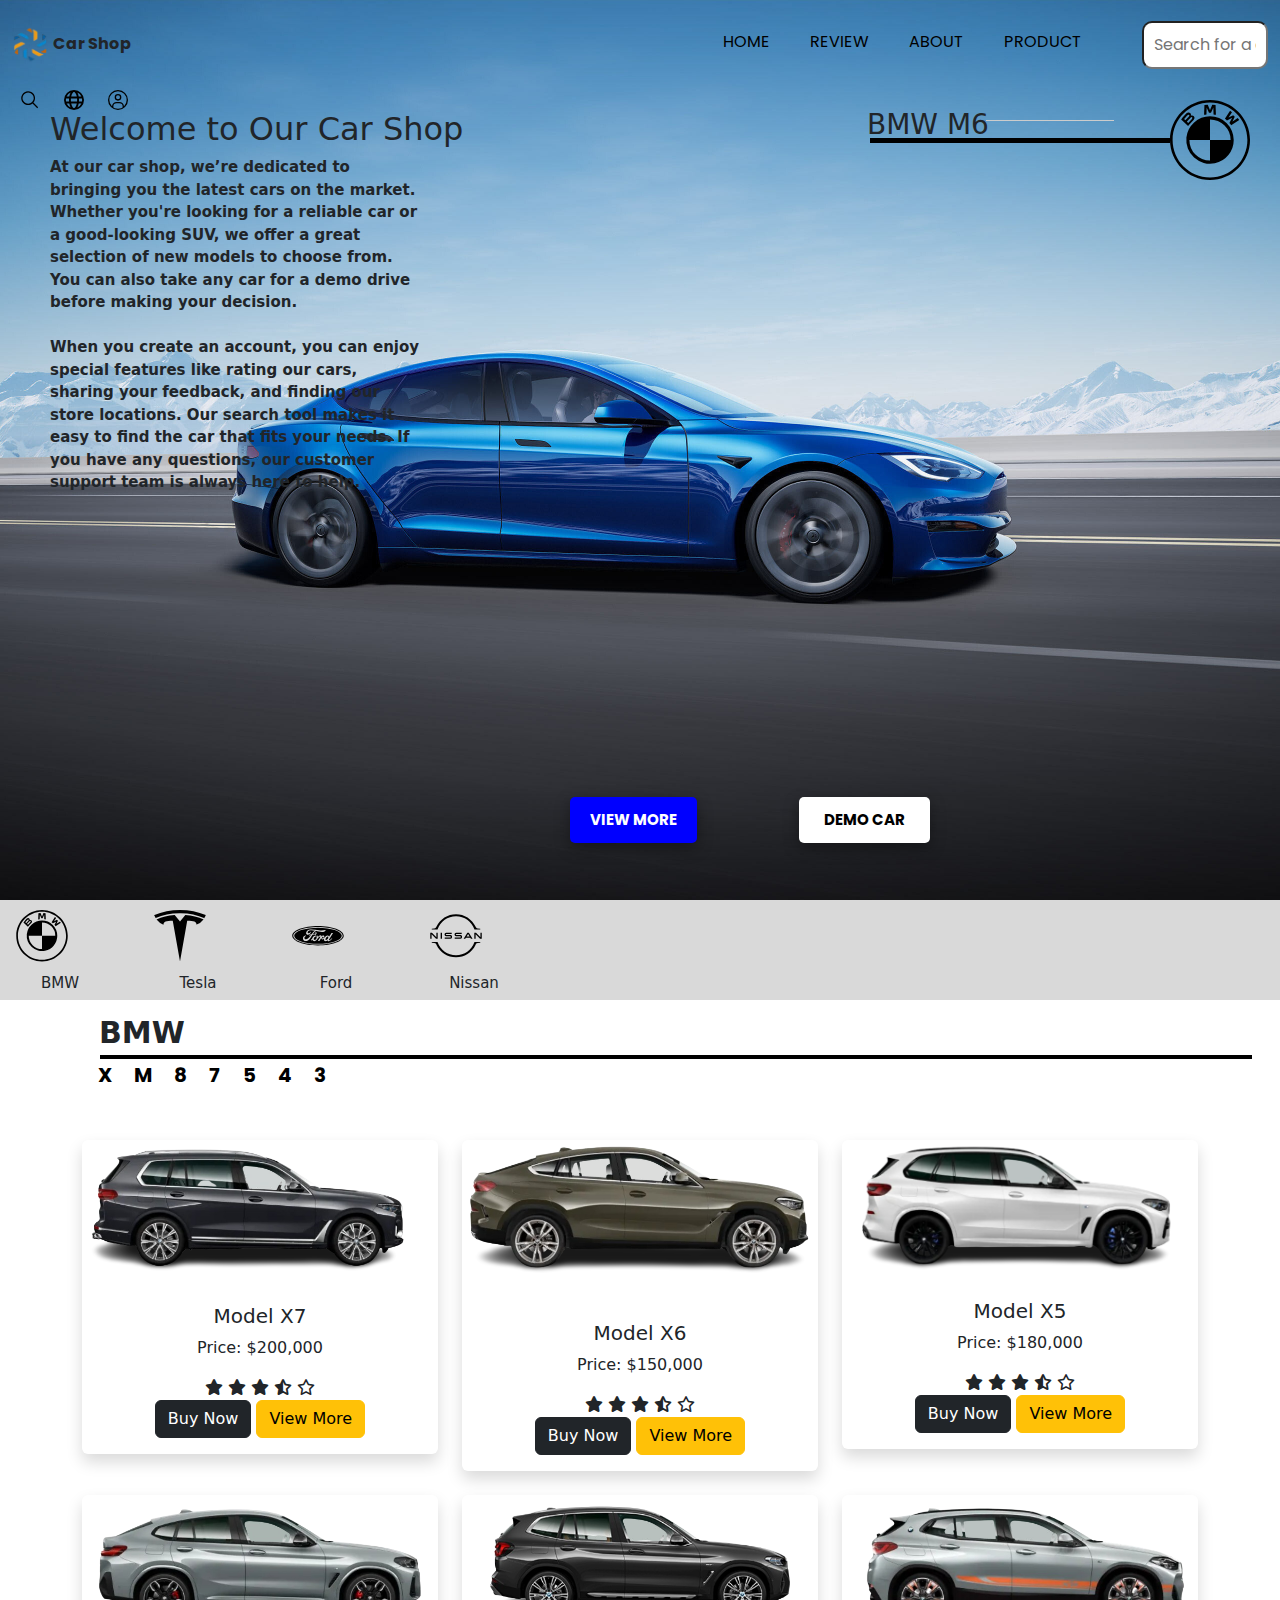
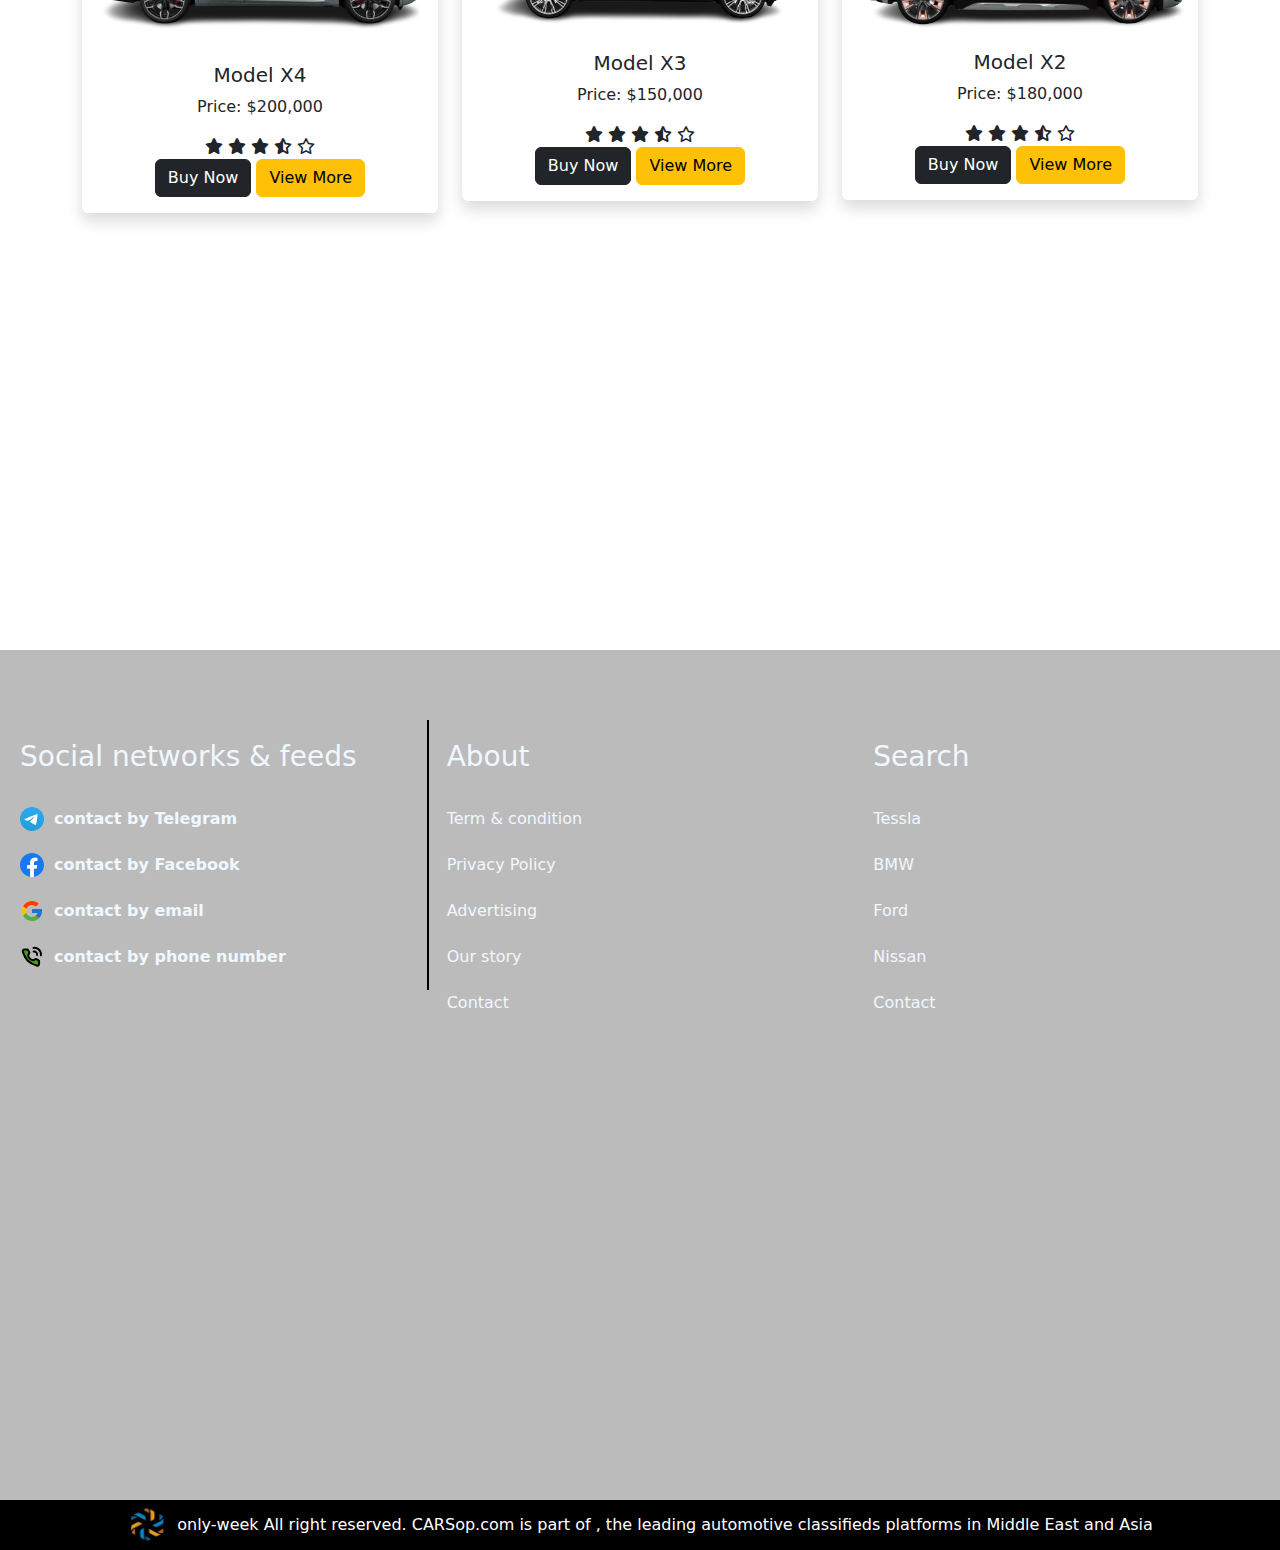
<file: PROJECTPARTICUM_1/index.html>
<!DOCTYPE html>
<html lang="en">

<head>
    <meta charset="UTF-8">
    <meta name="viewport" content="width=device-width, initial-scale=1.0">
    <title>www.carshop.com</title>
    <link href="https://cdn.jsdelivr.net/npm/bootstrap@5.3.3/dist/css/bootstrap.min.css" rel="stylesheet"
        integrity="sha384-QWTKZyjpPEjISv5WaRU9OFeRpok6YctnYmDr5pNlyT2bRjXh0JMhjY6hW+ALEwIH" crossorigin="anonymous">
    <link rel="stylesheet" href="asset/css/style.css">
    <link rel="stylesheet" href="https://cdnjs.cloudflare.com/ajax/libs/font-awesome/6.0.0-beta3/css/all.min.css">
    <style>
        #search-container {
            position: relative;
            width: 100%;
            max-width: 400px;
        }

        #search-input {
            width: 10%;
            padding: 10px;
            font-size: 16px;
            border-radius: 10px;
            box-sizing: border-box;
        }

        #search-results {
            position: absolute;
            top: 100%;
            /* Position the results directly below the input */
            left: 77%;
            width: 10%;
            /* Ensure the results take the full width of the container */
            list-style-type: none;
            padding: 0;
            margin: 0;
            max-height: 200px;
            overflow-y: auto;
            border: 1px solid #ccc;
            border-top: none;
            background-color: white;
            /* Make sure it has a background */
            z-index: 1000;
            /* Ensure it stays above other content */
        }

        #search-results li {
            padding: 10px;
            border-bottom: 1px solid #ccc;
            cursor: pointer;
        }

        #search-results li:hover {
            background-color: #f0f0f0;
        }
    </style>


</head>

<body>
    <nav>
        <div class="navbar">
            <div class="loGo">
                <img src="asset/image/photo_2024-09-06_14-17-58-removebg-preview.png" alt="image">
                <span>Car Shop</span>
            </div>
            <div class="list_nav">
                <ul>
                    <li><a href="index.html">HOME</a></li>
                    <li><a href="demo_car.html">REVIEW</a></li>
                    <li><a href="About.htm">ABOUT</a></li>
                    <li><a href="index.html">PRODUCT</a></li>
                </ul>
            </div>
            <input type="text" id="search-input" placeholder="Search for a car..." onkeyup="searchCars()" />
            <ul id="search-results"></ul>


            <div class="icon">
                <svg class="icon-search" xmlns="http://www.w3.org/2000/svg" width="1.25em" height="1.25em"
                    viewBox="0 0 32 32">
                    <path fill="black"
                        d="m29 27.586l-7.552-7.552a11.018 11.018 0 1 0-1.414 1.414L27.586 29ZM4 13a9 9 0 1 1 9 9a9.01 9.01 0 0 1-9-9" />
                </svg>
                <svg class="icon-dir" xmlns="http://www.w3.org/2000/svg" width="1.25em" height="1.25em"
                    viewBox="0 0 16 16">
                    <path fill="black" fill-rule="evenodd"
                        d="M8 14.5c.23 0 .843-.226 1.487-1.514c.306-.612.563-1.37.742-2.236H5.771c.179.866.436 1.624.742 2.236C7.157 14.274 7.77 14.5 8 14.5M5.554 9.25a14.4 14.4 0 0 1 0-2.5h4.892a14.5 14.5 0 0 1 0 2.5zm6.203 1.5c-.224 1.224-.593 2.308-1.066 3.168a6.53 6.53 0 0 0 3.2-3.168zm2.623-1.5h-2.43a16 16 0 0 0 0-2.5h2.429a6.5 6.5 0 0 1 0 2.5Zm-10.331 0H1.62a6.5 6.5 0 0 1 0-2.5h2.43a16 16 0 0 0 0 2.5Zm-1.94 1.5h2.134c.224 1.224.593 2.308 1.066 3.168a6.53 6.53 0 0 1-3.2-3.168m3.662-5.5h4.458c-.179-.866-.436-1.624-.742-2.236C8.843 1.726 8.23 1.5 8 1.5s-.843.226-1.487 1.514c-.306.612-.563 1.37-.742 2.236m5.986 0h2.134a6.53 6.53 0 0 0-3.2-3.168c.473.86.842 1.944 1.066 3.168M5.31 2.082c-.473.86-.842 1.944-1.066 3.168H2.109a6.53 6.53 0 0 1 3.2-3.168ZM8 0a8 8 0 1 1 0 16A8 8 0 0 1 8 0"
                        clip-rule="evenodd" />
                </svg>
                <svg class="icon-user" xmlns="http://www.w3.org/2000/svg" width="1.25em" height="1.25em"
                    viewBox="0 0 15 15">
                    <path fill="black"
                        d="M3 13v.5h1V13zm8 0v.5h1V13zm-7 0v-.5H3v.5zm2.5-3h2V9h-2zm4.5 2.5v.5h1v-.5zM8.5 10a2.5 2.5 0 0 1 2.5 2.5h1A3.5 3.5 0 0 0 8.5 9zM4 12.5A2.5 2.5 0 0 1 6.5 10V9A3.5 3.5 0 0 0 3 12.5zM7.5 3A2.5 2.5 0 0 0 5 5.5h1A1.5 1.5 0 0 1 7.5 4zM10 5.5A2.5 2.5 0 0 0 7.5 3v1A1.5 1.5 0 0 1 9 5.5zM7.5 8A2.5 2.5 0 0 0 10 5.5H9A1.5 1.5 0 0 1 7.5 7zm0-1A1.5 1.5 0 0 1 6 5.5H5A2.5 2.5 0 0 0 7.5 8zm0 7A6.5 6.5 0 0 1 1 7.5H0A7.5 7.5 0 0 0 7.5 15zM14 7.5A6.5 6.5 0 0 1 7.5 14v1A7.5 7.5 0 0 0 15 7.5zM7.5 1A6.5 6.5 0 0 1 14 7.5h1A7.5 7.5 0 0 0 7.5 0zm0-1A7.5 7.5 0 0 0 0 7.5h1A6.5 6.5 0 0 1 7.5 1z" />
                </svg>

            </div>
        </div>
    </nav>
    <section class="contain">
        <img src="asset/image/modelsmodelsrightsideview.jpg" alt="image">
        <div class="btn-list">
            <button class="btn-vmore">VIEW MORE</button>

            <a href="demo_car.html"><button class="btn-Demo">DEMO CAR</button></a>
        </div>
        <div class="icon-type">
            <h3>BMW M6</h3>
            <div class="line"></div>
            <svg xmlns="http://www.w3.org/2000/svg" width="5em" height="5em" viewBox="0 0 24 24">
                <path fill="black"
                    d="M12 0C5.373 0 0 5.373 0 12s5.373 12 12 12s12-5.373 12-12S18.627 0 12 0m0 .78C18.196.78 23.219 5.803 23.219 12c0 6.196-5.022 11.219-11.219 11.219S.781 18.196.781 12S5.804.78 12 .78m-.678.63q-.494.022-.992.078l-.107 2.944a10 10 0 0 1 .71-.094l.07-1.988l-.013-.137l.043.13l.664 1.489h.606l.664-1.488l.04-.131l-.01.137l.07 1.988c.232.022.473.054.71.094l-.109-2.944a15 15 0 0 0-.992-.078l-.653 1.625l-.023.12l-.023-.12zm6.696 1.824l-1.543 2.428c.195.15.452.371.617.522l1.453-.754l.092-.069l-.069.094l-.752 1.453c.163.175.398.458.53.63l2.43-1.544a16 16 0 0 0-.46-.568L18.777 6.44l-.105.092l.078-.115l.68-1.356l-.48-.48l-1.356.68l-.115.078l.091-.106l1.018-1.539c-.18-.152-.351-.291-.57-.46M5.5 3.785c-.36.037-.638.283-1.393 1.125a19 19 0 0 0-.757.914l2.074 1.967c.687-.76.966-1.042 1.508-1.613c.383-.405.6-.87.216-1.317c-.208-.242-.558-.295-.85-.175l-.028.01l.01-.026a.7.7 0 0 0-.243-.734a.72.72 0 0 0-.537-.15zm.006.615c.136-.037.277.06.308.2c.032.14-.056.272-.154.382c-.22.25-1.031 1.098-1.031 1.098l-.402-.383c.417-.51.861-.974 1.062-1.158a.55.55 0 0 1 .217-.139M12 4.883a7.114 7.114 0 0 0-7.08 6.388v.002a7.122 7.122 0 0 0 8.516 7.697a7.11 7.11 0 0 0 5.68-6.97A7.12 7.12 0 0 0 12 4.885zm-5.537.242q.072-.001.14.043c.088.059.128.16.106.26c-.026.119-.125.231-.205.318l-1.045 1.12l-.42-.4s.787-.832 1.045-1.099c.102-.106.168-.17.238-.205a.3.3 0 0 1 .14-.037zM12 5.818A6.175 6.175 0 0 1 18.182 12H12v6.182A6.175 6.175 0 0 1 5.818 12H12z" />
            </svg>
        </div>

        <div class="box-text">
            <h2>Welcome to Our Car Shop</h2>
            <div class="text-de">
                <p>At our car shop, we’re dedicated to bringing you the latest cars on the market. Whether you're
                    looking for a reliable car or a good-looking SUV, we offer a great selection of new models to choose
                    from. You can also take any car for a demo drive before making your decision.
                    <br>
                    <br>
                    When you create an account, you can enjoy special features like rating our cars, sharing your
                    feedback, and finding our store locations. Our search tool makes it easy to find the car that fits
                    your needs. If you have any questions, our customer support team is always here to help.

                </p>
            </div>
        </div>
    </section>
    <section class="contain-2">
        <div class="typcar-logo">
            <div class="type-bmw">
                <svg xmlns="http://www.w3.org/2000/svg" width="4em" height="4em" viewBox="0 0 24 24">
                    <path fill="black"
                        d="M12 0C5.373 0 0 5.373 0 12s5.373 12 12 12s12-5.373 12-12S18.627 0 12 0m0 .78C18.196.78 23.219 5.803 23.219 12c0 6.196-5.022 11.219-11.219 11.219S.781 18.196.781 12S5.804.78 12 .78m-.678.63q-.494.022-.992.078l-.107 2.944a10 10 0 0 1 .71-.094l.07-1.988l-.013-.137l.043.13l.664 1.489h.606l.664-1.488l.04-.131l-.01.137l.07 1.988c.232.022.473.054.71.094l-.109-2.944a15 15 0 0 0-.992-.078l-.653 1.625l-.023.12l-.023-.12zm6.696 1.824l-1.543 2.428c.195.15.452.371.617.522l1.453-.754l.092-.069l-.069.094l-.752 1.453c.163.175.398.458.53.63l2.43-1.544a16 16 0 0 0-.46-.568L18.777 6.44l-.105.092l.078-.115l.68-1.356l-.48-.48l-1.356.68l-.115.078l.091-.106l1.018-1.539c-.18-.152-.351-.291-.57-.46M5.5 3.785c-.36.037-.638.283-1.393 1.125a19 19 0 0 0-.757.914l2.074 1.967c.687-.76.966-1.042 1.508-1.613c.383-.405.6-.87.216-1.317c-.208-.242-.558-.295-.85-.175l-.028.01l.01-.026a.7.7 0 0 0-.243-.734a.72.72 0 0 0-.537-.15zm.006.615c.136-.037.277.06.308.2c.032.14-.056.272-.154.382c-.22.25-1.031 1.098-1.031 1.098l-.402-.383c.417-.51.861-.974 1.062-1.158a.55.55 0 0 1 .217-.139M12 4.883a7.114 7.114 0 0 0-7.08 6.388v.002a7.122 7.122 0 0 0 8.516 7.697a7.11 7.11 0 0 0 5.68-6.97A7.12 7.12 0 0 0 12 4.885zm-5.537.242q.072-.001.14.043c.088.059.128.16.106.26c-.026.119-.125.231-.205.318l-1.045 1.12l-.42-.4s.787-.832 1.045-1.099c.102-.106.168-.17.238-.205a.3.3 0 0 1 .14-.037zM12 5.818A6.175 6.175 0 0 1 18.182 12H12v6.182A6.175 6.175 0 0 1 5.818 12H12z" />
                </svg>
                <p>BMW</p>
            </div>
            <div class="type-bmw">
                <svg xmlns="http://www.w3.org/2000/svg" width="4em" height="4em" viewBox="0 0 24 24">
                    <path fill="black"
                        d="m12 5.362l2.475-3.026c3.101.169 5.989.908 8.619 2.115l-.147-.061a7.55 7.55 0 0 1-3.18 2.42l-.051.018c-.146-1.439-1.154-1.79-4.354-1.79L12.001 24L8.62 5.034c-3.18 0-4.188.354-4.335 1.792a7.53 7.53 0 0 1-3.216-2.409L1.056 4.4c2.481-1.148 5.369-1.889 8.409-2.057l.061-.003zm0-3.9c.107-.002.233-.002.359-.002c3.967 0 7.738.84 11.144 2.352l-.175-.069a9 9 0 0 0 .65-1.331L24 2.349C20.449.886 16.329.026 12.01.001H12A32.6 32.6 0 0 0-.218 2.429L0 2.35c.224.555.449 1.015.703 1.458L.672 3.75C3.91 2.302 7.689 1.459 11.666 1.459l.352.002z" />
                </svg>
                <p>Tesla</p>
            </div>
            <div class="type-bmw">
                <svg xmlns="http://www.w3.org/2000/svg" width="4em" height="4em" viewBox="0 0 24 24">
                    <path fill="black"
                        d="M12 8.236C5.872 8.236.905 9.93.905 12.002S5.872 15.767 12 15.767c6.127 0 11.094-1.693 11.094-3.765S18.127 8.236 12 8.236m-5.698 6.24c-.656.005-1.233-.4-1.3-1.101a1.42 1.42 0 0 1 .294-1.02c.195-.254.525-.465.804-.517c.09-.017.213-.006.264.054c.079.093.056.194-.023.234c-.213.109-.47.295-.597.55a.68.68 0 0 0 .034.696c.263.397.997.408 1.679-.225c.169-.156.32-.304.473-.48c.3-.344.4-.47.8-1.024q.007-.01.004-.018q-.004-.01-.02-.01c-.267.007-.5.087-.725.255c-.065.048-.159.041-.2-.021c-.046-.07-.013-.163.062-.215c.363-.253.76-.298 1.166-.367c0 0 .028.002.051-.03c.167-.213.292-.405.47-.621c.178-.22.41-.42.586-.572c.246-.212.404-.283.564-.37c.043-.022-.005-.049-.018-.049c-.896-.168-1.827-.386-2.717-.056c-.616.23-.887.718-.757 1.045c.093.231.397.27.683.13a1.55 1.55 0 0 0 .611-.544c.087-.134.27-.038.171.195c-.26.611-.757 1.097-1.363 1.118c-.516.016-.849-.363-.848-.831c.002-.924 1.03-1.532 2.11-1.622c1.301-.108 2.533.239 3.825.395c.989.12 1.938.123 2.932-.106c.118-.025.2.05.193.168c-.01.172-.143.337-.47.516c-.373.204-.763.266-1.17.27c-.984.008-1.901-.376-2.85-.582c.002.041.012.091-.023.117c-.525.388-1 .782-1.318 1.334c-.011.013-.005.025.013.024c.277-.015.525-.022.783-.042c.045-.004.047-.015.043-.048a.64.64 0 0 1 .2-.558c.172-.153.387-.17.53-.06c.16.126.147.353.058.523a.63.63 0 0 1-.382.31s-.03.006-.026.034c.006.043.2.151.217.18c.017.027.008.07-.021.102a.12.12 0 0 1-.095.045c-.033 0-.053-.012-.096-.035a.9.9 0 0 1-.27-.217c-.024-.031-.037-.032-.099-.029c-.279.017-.714.059-1.009.096c-.071.008-.082.022-.096.047c-.47.775-.972 1.61-1.523 2.17c-.592.6-1.083.758-1.604.762M19.05 10.71c-.091.158-1.849 2.834-1.96 3.11c-.035.088-.04.155-.004.204c.092.124.297.051.425-.038c.381-.262.645-.58.937-.858c.017-.013.046-.018.065 0c.043.04.106.091.15.137a.04.04 0 0 1 .002.057a6 6 0 0 1-.904.911c-.47.364-.939.457-1.172.224a.5.5 0 0 1-.14-.316c-.002-.057-.031-.06-.058-.034c-.278.275-.76.579-1.198.362c-.366-.18-.451-.618-.383-.986c.001-.008-.006-.06-.051-.03a1.3 1.3 0 0 1-.3.162a.85.85 0 0 1-.366.077a.52.52 0 0 1-.451-.253a.76.76 0 0 1-.095-.347c-.001-.011-.017-.032-.033-.005c-.3.457-.579.899-.875 1.363c-.016.022-.03.036-.06.037l-.587.001c-.036 0-.053-.028-.034-.063c.104-.2.674-1.03 1.06-1.736c.107-.194.085-.294.019-.337c-.083-.054-.248.027-.387.133c-.379.287-.697.735-.859.935c-.095.117-.185.291-.433.56c-.391.425-.91.669-1.408.5a.85.85 0 0 1-.546-.58c-.015-.052-.044-.066-.073-.032c-.08.1-.245.249-.383.342c-.015.011-.052.033-.084.017a1 1 0 0 1-.152-.199a.07.07 0 0 1 .016-.08c.197-.173.305-.271.391-.38c.064-.08.113-.17.17-.315c.12-.302.393-.866.938-1.158a1.8 1.8 0 0 1 .652-.219c.1-.01.183.002.213.08c.011.033.039.105.056.158c.011.032.003.057-.035.071c-.32.122-.643.311-.865.61c-.253.338-.321.746-.152.98c.123.17.322.2.514.139c.29-.092.538-.363.666-.663c.138-.329.16-.717.058-1.059c-.016-.059-.001-.104.037-.136c.077-.063.184-.112.215-.128a.14.14 0 0 1 .182.045c.106.157.163.378.17.607c.006.049.026.05.05.025c.19-.202.366-.418.568-.58c.185-.147.422-.267.643-.262c.286.006.428.2.419.546c-.001.044.03.04.051.011a1.2 1.2 0 0 1 .24-.264q.296-.244.611-.222c.26.02.468.257.425.527a.53.53 0 0 1-.281.406a.36.36 0 0 1-.405-.044a.34.34 0 0 1-.096-.322c.005-.025-.027-.048-.054-.02c-.254.264-.273.606-.107.76c.183.17.458.056.658-.075c.366-.239.65-.563.979-.813c.218-.166.467-.314.746-.351a.87.87 0 0 1 .454.052c.2.081.326.25.342.396c.004.043.036.048.063.01c.158-.246 1.005-1.517 1.075-1.65c.02-.041.044-.047.089-.047h.606c.035 0 .051.02.036.047m-2.32 2.204a.05.05 0 0 0-.003.04c.003.02.03.04.056.05c.01.003.015.01.004.032c-.075.16-.143.252-.237.391a1.5 1.5 0 0 1-.3.325c-.178.147-.424.307-.628.2c-.09-.047-.13-.174-.127-.276c.004-.288.132-.584.369-.875c.288-.355.607-.539.816-.438c.216.103.148.354.05.55zm-5.949-1.881a.4.4 0 0 1 .132-.345c.057-.05.133-.062.18-.022c.052.045.027.157-.026.234a.43.43 0 0 1-.245.177c-.018.004-.034-.004-.041-.044M12 7.5C5.34 7.5 0 9.497 0 12c0 2.488 5.383 4.5 12 4.5s12-2.02 12-4.5s-5.383-4.5-12-4.5m0 8.608C5.649 16.108.5 14.27.5 12.002C.5 9.733 5.65 7.895 12 7.895s11.498 1.838 11.498 4.107c0 2.268-5.148 4.106-11.498 4.106" />
                </svg>
                <p>Ford</p>
            </div>
            <div class="type-bmw">
                <svg xmlns="http://www.w3.org/2000/svg" width="4em" height="4em" viewBox="0 0 24 24">
                    <path fill="black"
                        d="m20.576 14.955l-.01.028c-1.247 3.643-4.685 6.086-8.561 6.086s-7.32-2.448-8.562-6.09l-.01-.029H.71v.329l1.133.133c.7.08.847.39 1.038.78l.048.096c1.638 3.495 5.204 5.752 9.08 5.752s7.443-2.257 9.081-5.747l.048-.095c.19-.39.338-.7 1.038-.781l1.134-.134v-.328zM3.443 9.012c1.247-3.643 4.686-6.09 8.562-6.09s7.319 2.447 8.562 6.09l.01.028h2.728v-.328l-1.134-.133c-.7-.081-.847-.39-1.038-.781l-.047-.096C19.448 4.217 15.88 1.96 12.005 1.96c-3.881 0-7.443 2.257-9.081 5.752l-.048.095c-.19.39-.338.7-1.038.781l-1.133.133v.329h2.724zm13.862 1.586l-1.743 2.795h.752l.31-.5h2.033l.31.5h.747l-1.743-2.795zm1.033 1.766h-1.395l.7-1.124zm2.81-1.066l2.071 2.095H24v-2.795h-.614v2.085l-2.062-2.085h-.795v2.795h.619zM0 13.393h.619v-2.095l2.076 2.095h.781v-2.795h-.619v2.085L.795 10.598H0zm4.843-2.795h.619v2.795h-.62zm4.486 2.204c-.02.005-.096.005-.124.005H6.743v.572h2.5c.019 0 .167 0 .195-.005c.51-.048.743-.472.743-.843c0-.381-.243-.79-.705-.833c-.09-.01-.166-.01-.2-.01H7.643a1 1 0 0 1-.181-.014c-.129-.034-.176-.148-.176-.243c0-.086.047-.2.18-.238a.7.7 0 0 1 .172-.014h2.357v-.562H7.6c-.1 0-.176.004-.238.014a.79.79 0 0 0-.695.805c0 .343.214.743.685.81c.086.009.205.009.258.009H9.2c.029 0 .1 0 .114.005c.181.023.243.157.243.276a.26.26 0 0 1-.228.266m4.657 0c-.02.005-.096.005-.129.005H11.4v.572h2.5c.019 0 .167 0 .195-.005c.51-.048.743-.472.743-.843c0-.381-.243-.79-.705-.833c-.09-.01-.166-.01-.2-.01H12.3a1 1 0 0 1-.181-.014c-.129-.034-.176-.148-.176-.243c0-.086.047-.2.18-.238a.7.7 0 0 1 .172-.014h2.357v-.562h-2.395c-.1 0-.176.004-.238.014a.79.79 0 0 0-.695.805c0 .343.214.743.686.81c.085.009.204.009.257.009h1.59c.029 0 .1 0 .114.005c.181.023.243.157.243.276a.27.27 0 0 1-.228.266" />
                </svg>
                <p>Nissan</p>
            </div>
        </div>
        <div class="card-menu">
            <div class="type-menu">
                <p>BMW</p>
                <div class="line2"></div>
                <div class="small_model">
                    <ul>
                        <li><a href="#">X</a></li>
                        <li><a href="#">M</a></li>
                        <li><a href="#">8</a></li>
                        <li><a href="#">7</a></li>
                        <li><a href="#">5</a></li>
                        <li><a href="#">4</a></li>
                        <li><a href="#">3</a></li>
                    </ul>
                </div>
            </div>
            <div class="hero-car" >
                <div class="container mt-4">
                    <div class="row">
                        <!-- Card 1 -->
                        <div class="col-lg-4 col-md-4 col-sm-6 col-12 mb-6">
                            <div class="card border-0 shadow">
                                <img src="asset/image/bmw_x7.png" class="card-img-top" alt="Car 1">
                                <div class="card-body">
                                    <h5 class="card-title">Model X7</h5>
                                    <p>Price: $200,000</p>
                                    <div class="rating">
                                        <i class="fas fa-star"></i>
                                        <i class="fas fa-star"></i>
                                        <i class="fas fa-star"></i>
                                        <i class="fas fa-star-half-alt"></i>
                                        <i class="far fa-star"></i>
                                    </div>
                                    <div class="button">
                                        <a href="buy.html" class="btn btn-dark btn-custom"
                                            onclick="addToCart('BMW X7', 'asset/image/bmw_x7.png', '$200,000')">Buy
                                            Now</a>
                                        <a href="cart.html" class="btn btn-warning btn-custom"
                                            onclick="addToCart('BMW X7', 'asset/image/bmw_x7.png', '$200,000')">View
                                            More</a>
                                    </div>
                                </div>
                            </div>
                        </div>

                        <!-- Card 2 -->
                        <div class="col-lg-4 col-md- col-sm-6 col-12 mb-6">
                            <div class="card border-0 shadow">
                                <img src="asset/image/image_2024-09-05_141143625-removebg-preview.png"
                                    class="card-img-top" style="height:165px;" alt="Car 2">
                                <div class="card-body">
                                    <h5 class="card-title">Model X6</h5>
                                    <p>Price: $150,000</p>
                                    <div class="rating">
                                        <i class="fas fa-star"></i>
                                        <i class="fas fa-star"></i>
                                        <i class="fas fa-star"></i>
                                        <i class="fas fa-star-half-alt"></i>
                                        <i class="far fa-star"></i>
                                    </div>
                                    <div class="button">
                                        <a href="buy.html" class="btn btn-dark btn-custom"
                                            onclick="addToCart('Model X6', 'asset/image/image_2024-09-05_141143625-removebg-preview.png', '$150,000')">Buy
                                            Now</a>

                                        <a href="cart.html" class="btn btn-warning btn-custom"
                                            onclick="addToCart('Model X6', 'asset/image/image_2024-09-05_141143625-removebg-preview.png', '$150,000')">View
                                            More</a>
                                    </div>
                                </div>
                            </div>
                        </div>

                        <!-- Card 3 -->
                        <div class="col-lg-4 col-md-4 col-sm-6 col-12 mb-6">
                            <div class="card border-0 shadow">
                                <img src="asset/image/image_2024-09-05_141435129-removebg-preview.png"
                                    class="card-img-top" alt="Car 3">
                                <div class="card-body">
                                    <h5 class="card-title">Model X5</h5>
                                    <p>Price: $180,000</p>
                                    <div class="rating">
                                        <i class="fas fa-star"></i>
                                        <i class="fas fa-star"></i>
                                        <i class="fas fa-star"></i>
                                        <i class="fas fa-star-half-alt"></i>
                                        <i class="far fa-star"></i>
                                    </div>
                                    <div class="button">
                                        <a href="buy.html" class="btn btn-dark btn-custom"
                                            onclick="addToCart('Model X5', 'asset/image/image_2024-09-05_141435129-removebg-preview.png', '$180,000')">Buy
                                            Now</a>
                                        <a href="cart.html" class="btn btn-warning btn-custom"
                                            onclick="addToCart('Model X5', 'asset/image/image_2024-09-05_141435129-removebg-preview.png', '$180,000')">View
                                            More</a>

                                    </div>
                                </div>
                            </div>
                        </div>
                    </div>
                </div>
               
                <div class="container mt-4">
                    <div class="row">
                        <!-- Card 1 -->
                        <div class="col-lg-4 col-md-4 col-sm-6 col-12 mb-6">
                            <div class="card border-0 shadow">
                                <img src="asset/image/image_2024-09-05_142253049-removebg-preview.png"
                                    class="card-img-top" alt="Car 1">
                                <div class="card-body">
                                    <h5 class="card-title">Model X4</h5>
                                    <p>Price: $200,000</p>
                                    <div class="rating">
                                        <i class="fas fa-star"></i>
                                        <i class="fas fa-star"></i>
                                        <i class="fas fa-star"></i>
                                        <i class="fas fa-star-half-alt"></i>
                                        <i class="far fa-star"></i>
                                    </div>
                                    <div class="button">
                                        <a href="buy.html" class="btn btn-dark btn-custom"
                                            onclick="addToCart('Model X4', 'asset/image/image_2024-09-05_142253049-removebg-preview.png', '$200,000')">Buy
                                            Now</a>
                                        <a href="cart.html" class="btn btn-warning btn-custom"
                                            onclick="addToCart('Model X4', 'asset/image/image_2024-09-05_142253049-removebg-preview.png', '$200,000')">View
                                            More</a>

                                    </div>
                                </div>
                            </div>
                        </div>

                        <!-- Card 2 -->
                        <div class="col-lg-4 col-md- col-sm-6 col-12 mb-6">
                            <div class="card border-0 shadow">
                                <img src="asset/image/image_2024-09-05_143110735-removebg-preview.png"
                                    class="card-img-top" alt="Car 2">
                                <div class="card-body">
                                    <h5 class="card-title">Model X3</h5>
                                    <p>Price: $150,000</p>
                                    <div class="rating">
                                        <i class="fas fa-star"></i>
                                        <i class="fas fa-star"></i>
                                        <i class="fas fa-star"></i>
                                        <i class="fas fa-star-half-alt"></i>
                                        <i class="far fa-star"></i>
                                    </div>
                                    <div class="button">
                                        <a href="buy.html" class="btn btn-dark btn-custom"
                                            onclick="addToCart('Model X3', 'asset/image/image_2024-09-05_143110735-removebg-preview.png', '$150,000')">Buy
                                            Now</a>
                                        <a href="cart.html" class="btn btn-warning btn-custom"
                                            onclick="addToCart('Model X3', 'asset/image/image_2024-09-05_143110735-removebg-preview.png', '$150,000')">View
                                            More</a>

                                    </div>
                                </div>
                            </div>
                        </div>

                        <!-- Card 3 -->
                        <div class="col-lg-4 col-md-4 col-sm-6 col-12 mb-6">
                            <div class="card border-0 shadow">
                                <img src="asset/image/image_2024-09-05_151038236-removebg-preview.png"
                                    class="card-img-top" alt="Car 3">
                                <div class="card-body">
                                    <h5 class="card-title">Model X2</h5>
                                    <p>Price: $180,000</p>
                                    <div class="rating">
                                        <i class="fas fa-star"></i>
                                        <i class="fas fa-star"></i>
                                        <i class="fas fa-star"></i>
                                        <i class="fas fa-star-half-alt"></i>
                                        <i class="far fa-star"></i>
                                    </div>
                                    <div class="button">
                                        <a href="buy.html" class="btn btn-dark btn-custom"
                                            onclick="addToCart('Model X2', 'asset/image/image_2024-09-05_151038236-removebg-preview.png', '$180,000')">Buy
                                            Now</a>
                                        <a href="cart.html" class="btn btn-warning btn-custom"
                                            onclick="addToCart('Model X2', 'asset/image/image_2024-09-05_151038236-removebg-preview.png', '$180,000')">View
                                            More</a>

                                    </div>
                                </div>
                            </div>
                        </div>
                    </div>
                </div>
            </div>
    </section>
    <section class="bottom-f">
        <div class="footer-menu">
            <div class="footer">

                <div class="footer-top">
                    <section class="footer1">
                        <h3>Social networks & feeds</h3>
                        <div class="footer-row">
                            <!-- Telegram Icon -->
                            <a href="https://t.me/yourTelegramProfile" target="_blank" aria-label="Telegram">
                                <svg xmlns="http://www.w3.org/2000/svg" width="1.5rem" height="1.5rem"
                                    viewBox="0 0 256 256">
                                    <defs>
                                        <linearGradient id="logosTelegram0" x1="50%" x2="50%" y1="0%" y2="100%">
                                            <stop offset="0%" stop-color="#2aabee" />
                                            <stop offset="100%" stop-color="#229ed9" />
                                        </linearGradient>
                                    </defs>
                                    <path fill="url(#logosTelegram0)"
                                        d="M128 0C94.06 0 61.48 13.494 37.5 37.49A128.04 128.04 0 0 0 0 128c0 33.934 13.5 66.514 37.5 90.51C61.48 242.506 94.06 256 128 256s66.52-13.494 90.5-37.49c24-23.996 37.5-56.576 37.5-90.51s-13.5-66.514-37.5-90.51C194.52 13.494 161.94 0 128 0" />
                                    <path fill="#fff"
                                        d="M57.94 126.648q55.98-24.384 74.64-32.152c35.56-14.786 42.94-17.354 47.76-17.441c1.06-.017 3.42.245 4.96 1.49c1.28 1.05 1.64 2.47 1.82 3.467c.16.996.38 3.266.2 5.038c-1.92 20.24-10.26 69.356-14.5 92.026c-1.78 9.592-5.32 12.808-8.74 13.122c-7.44.684-13.08-4.912-20.28-9.63c-11.26-7.386-17.62-11.982-28.56-19.188c-12.64-8.328-4.44-12.906 2.76-20.386c1.88-1.958 34.64-31.748 35.26-34.45c.08-.338.16-1.598-.6-2.262c-.74-.666-1.84-.438-2.64-.258c-1.14.256-19.12 12.152-54 35.686c-5.1 3.508-9.72 5.218-13.88 5.128c-4.56-.098-13.36-2.584-19.9-4.708c-8-2.606-14.38-3.984-13.82-8.41c.28-2.304 3.46-4.662 9.52-7.072" />
                                </svg>
                            </a>
                            <p>contact by Telegram</p>

                        </div>
                        <div class="footer-row">

                            <a href="https://t.me/yourTelegramProfile" target="_blank" aria-label="Telegram">
                                <svg xmlns="http://www.w3.org/2000/svg" width="1.5rem" height="1.5rem"
                                    viewBox="0 0 256 256">
                                    <path fill="#1877f2"
                                        d="M256 128C256 57.308 198.692 0 128 0S0 57.308 0 128c0 63.888 46.808 116.843 108 126.445V165H75.5v-37H108V99.8c0-32.08 19.11-49.8 48.348-49.8C170.352 50 185 52.5 185 52.5V84h-16.14C152.959 84 148 93.867 148 103.99V128h35.5l-5.675 37H148v89.445c61.192-9.602 108-62.556 108-126.445" />
                                    <path fill="#fff"
                                        d="m177.825 165l5.675-37H148v-24.01C148 93.866 152.959 84 168.86 84H185V52.5S170.352 50 156.347 50C127.11 50 108 67.72 108 99.8V128H75.5v37H108v89.445A129 129 0 0 0 128 256a129 129 0 0 0 20-1.555V165z" />
                                </svg>

                            </a>
                            <p>contact by Facebook</p>


                        </div>
                        <div class="footer-row">

                            <a href="https://t.me/yourTelegramProfile" target="_blank" aria-label="Telegram">
                                <svg xmlns="http://www.w3.org/2000/svg" width="1.5rem" height="1.5rem"
                                    viewBox="0 0 48 48">
                                    <path fill="#ffc107"
                                        d="M43.611 20.083H42V20H24v8h11.303c-1.649 4.657-6.08 8-11.303 8c-6.627 0-12-5.373-12-12s5.373-12 12-12c3.059 0 5.842 1.154 7.961 3.039l5.657-5.657C34.046 6.053 29.268 4 24 4C12.955 4 4 12.955 4 24s8.955 20 20 20s20-8.955 20-20c0-1.341-.138-2.65-.389-3.917" />
                                    <path fill="#ff3d00"
                                        d="m6.306 14.691l6.571 4.819C14.655 15.108 18.961 12 24 12c3.059 0 5.842 1.154 7.961 3.039l5.657-5.657C34.046 6.053 29.268 4 24 4C16.318 4 9.656 8.337 6.306 14.691" />
                                    <path fill="#4caf50"
                                        d="M24 44c5.166 0 9.86-1.977 13.409-5.192l-6.19-5.238A11.9 11.9 0 0 1 24 36c-5.202 0-9.619-3.317-11.283-7.946l-6.522 5.025C9.505 39.556 16.227 44 24 44" />
                                    <path fill="#1976d2"
                                        d="M43.611 20.083H42V20H24v8h11.303a12.04 12.04 0 0 1-4.087 5.571l.003-.002l6.19 5.238C36.971 39.205 44 34 44 24c0-1.341-.138-2.65-.389-3.917" />
                                </svg>

                            </a>
                            <p>contact by email</p>

                        </div>
                        <div class="footer-row">

                            <a href="https://t.me/yourTelegramProfile" target="_blank" aria-label="Telegram">
                                <svg xmlns="http://www.w3.org/2000/svg" width="1.5rem" height="1.5rem"
                                    viewBox="0 0 48 48">
                                    <g fill="none" stroke="#000" stroke-linejoin="round" stroke-width="4">
                                        <path stroke-linecap="round"
                                            d="M41.7796 20.6066C42.0324 18.9108 41.9495 17.1747 41.5309 15.5054C40.978 13.3002 39.8392 11.2118 38.1147 9.4873C36.3902 7.76281 34.3018 6.62409 32.0967 6.07115C30.4274 5.65257 28.6912 5.56967 26.9954 5.82245" />
                                        <path stroke-linecap="round"
                                            d="M34.1897 19.8035C34.4605 17.9869 33.8967 16.0699 32.4983 14.6715C31.0998 13.2731 29.1829 12.7092 27.3663 12.98" />
                                        <path fill="#4c9b17"
                                            d="M14.3757 8.79424C15.1022 8.79424 15.7716 9.1883 16.1243 9.8235L18.5707 14.2303C18.891 14.8073 18.9061 15.5052 18.6109 16.0955L16.2541 20.8091C16.2541 20.8091 16.9371 24.3206 19.7955 27.179C22.654 30.0374 26.1536 30.7086 26.1536 30.7086L30.8665 28.3522C31.4572 28.0568 32.1556 28.0721 32.7328 28.393L37.1521 30.85C37.7868 31.2028 38.1803 31.8719 38.1803 32.598V37.6715C38.1803 40.2552 35.7804 42.1213 33.3323 41.2952C28.3044 39.5987 20.4997 36.3685 15.5529 31.4216C10.606 26.4748 7.37579 18.6701 5.67928 13.6422C4.85325 11.1941 6.71934 8.79424 9.30299 8.79424H14.3757Z" />
                                    </g>
                                </svg>

                            </a>
                            <p>contact by phone number</p>

                        </div>

                    </section>
                    <section class="footer2">
                        <h3>About</h3>
                        <div class="footer-row">

                            <p>Term & condition</p>

                        </div>
                        <div class="footer-row">


                            <p>Privacy Policy</p>


                        </div>
                        <div class="footer-row">


                            <p>Advertising</p>

                        </div>
                        <div class="footer-row">


                            <p>Our story</p>

                        </div>
                        <div class="footer-row">


                            <p>Contact</p>

                        </div>

                    </section>
                    <section class="footer3">
                        <h3>Search</h3>
                        <div class="footer-row">

                            <p>Tessla</p>

                        </div>
                        <div class="footer-row">

                            <p>BMW</p>

                        </div>
                        <div class="footer-row">


                            <p> Ford</p>

                        </div>
                        <div class="footer-row">


                            <p>Nissan</p>

                        </div>
                        <div class="footer-row">


                            <p>Contact</p>

                        </div>

                    </section>
                </div>
                <div class="footer-bottom">
                    <div class="row2">
                        <img src="asset/image/photo_2024-09-06_14-17-58-removebg-preview.png" alt="image">
                    </div>
                    <p>only-week All right reserved. CARSop.com is part of , the leading automotive classifieds
                        platforms in Middle East and Asia</p>
                </div>
            </div>
        </div>
    </section>
    </div>
    <script>
        function addToCart(carName, carImage, carPrice) {
            const carData = {
                name: carName,
                image: carImage,
                price: carPrice
            };
            localStorage.setItem('selectedCar', JSON.stringify(carData));
            window.location.href = 'cart.html';
        }

    </script>
    <script src="asset/js/script.js"></script>





</body>

</html>
</file>
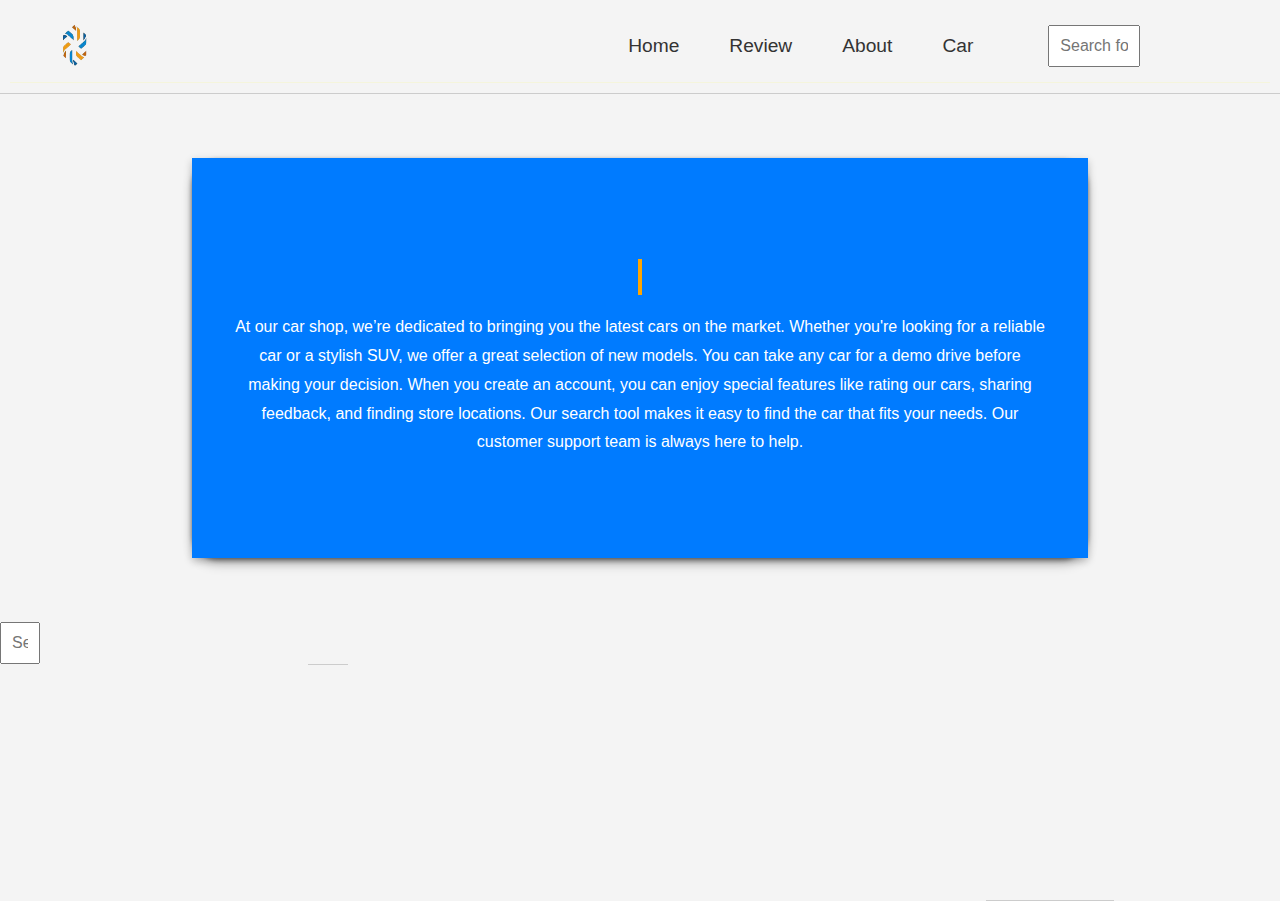
<file: PROJECTPARTICUM_1/About.htm>
<!DOCTYPE html>
<html lang="en">
<head>
  <meta charset="UTF-8" />
  <meta name="viewport" content="width=device-width, initial-scale=1.0" />
  <link
    rel="stylesheet"
    href="https://cdnjs.cloudflare.com/ajax/libs/font-awesome/6.5.2/css/all.min.css"
    integrity="sha512-SnH5WK+bZxgPHs44uWIX+LLJAJ9/2PkPKZ5QiAj6Ta86w+fsb2TkcmfRyVX3pBnMFcV7oQPJkl9QevSCWr3W6A=="
    crossorigin="anonymous"
    referrerpolicy="no-referrer"
  />
  <link rel="stylesheet" href="asset/css/styleCart.css" />
  <title>About Us | Our Car Shop</title>
  <style>
    body {
      font-family: Arial, sans-serif;
      margin: 0;
      padding: 0;
      box-sizing: border-box;
      background-color: #f4f4f4;
    }
    
    .navbar {
      background-color: #f4f4f4; /* Same color as the body background */
      color: #333;
      padding: 10px;
      display: flex;
      justify-content: space-between;
      align-items: center;
      border-bottom: 1px solid #ccc; /* Optional: Adds a subtle divider */
    }
    
    .nav-bar-container {
      display: flex;
      align-items: center;
      width: 100%;
    }
    
    .img-logo img {
      height: 50px;
    }
    
    .list-nav {
      list-style: none;
      display: flex;
      gap: 20px;
      margin: 0;
    }
    
    .nav-link {
      color: #333;
      text-decoration: none;
      cursor: pointer;
      padding: 10px 15px;
      transition: background 0.3s;
    }
    
    .nav-link:hover {
      background-color: #ddd;
    }
    
    .icon-container {
      display: flex;
      gap: 15px;
    }
    
    .icon-container i {
      color: #333;
      font-size: 1.2em;
      cursor: pointer;
    }
    .main-box {
            width: 70%;
            max-width: 1000px;
            background-color: whitesmoke;
            margin: 5% auto;
            display: flex;
            flex-direction: column;
            border-radius: 25px;
            height: 400px;
            box-shadow: rgba(0, 0, 0, 0.4) 0px 2px 4px, rgba(0, 0, 0, 0.3) 0px 7px 13px -3px, rgba(0, 0, 0, 0.2) 0px -3px 0px inset;
        }

        .blue-box {
            width: 100%;
            box-shadow: rgba(0, 0, 0, 0.24) 0px 3px 8px;
            background: #007bff;
            padding: 40px;
            color: #fff;
            text-align: center;
            display: flex;
            flex-direction: column;
            height: 100%;
            justify-content: center;
            align-items: center;
        }

        .typing-animation {
            font-size: 28px;
            font-weight: 600;
            line-height: 1.3;
            border-right: 0.15em solid orange; /* Cursor effect */
            white-space: nowrap;
            overflow: hidden; /* Hide the text initially */
            width: 0; /* Initial width of the text */
            animation: typing 3s steps(40, end), blink-caret 0.75s step-end infinite;
            animation-delay: 1s; /* Delay for 1 second after the animation ends */
            animation-iteration-count: infinite; /* Repeat the animation infinitely */
        }
        
        @keyframes typing {
            from { width: 0; }
            to { width: 100%; }
        }
        
        @keyframes blink-caret {
            from, to { border-color: transparent; }
            50% { border-color: orange; }
        }
        

        

        /* Hover effect for the paragraph text */
        .blue-box p {
            margin-top: 18px;
            font-size: 16px;
            line-height: 1.8;
            transition: color 0.3s ease, transform 0.3s ease; /* Smooth transition for hover */
        }

        .blue-box p:hover {
            color: orange; /* Change text color on hover */
            transform: scale(1.05); /* Slightly enlarge the text on hover */
        }

        /* Media Queries for Responsiveness */
        @media (max-width: 768px) {
            .main-box {
                width: 90%;
            }

            .blue-box {
                padding: 30px;
            }

            .typing-animation {
                font-size: 24px;
            }

            .blue-box p {
                font-size: 12px;
            }
        }

        @media (max-width: 480px) {
            .typing-animation {
                font-size: 20px;
            }

            .blue-box p {
                font-size: 13px;
            }
        }
        #search-container {
            position: relative;
            width: 100%; /* Ensure it takes the full width of its parent */
            max-width: 400px; /* Set a max width if needed */
        }
        
        #search-input {
            width: 10%;
            padding: 10px;
            font-size: 16px;
            box-sizing: border-box;
        }
        
        #search-results {
            position: absolute;
            top: 100%; /* Position the results directly below the input */
            left: 77%;
            width: 10%; /* Ensure the results take the full width of the container */
            list-style-type: none;
            padding: 0;
            margin: 0;
            max-height: 200px;
            overflow-y: auto;
            border: 1px solid #ccc;
            border-top: none;
            background-color: white; /* Make sure it has a background */
            z-index: 1000; /* Ensure it stays above other content */
        }
    
        #search-results li {
            padding: 10px;
            border-bottom: 1px solid #ccc;
            cursor: pointer;
        }
    
        #search-results li:hover {
            background-color: #f0f0f0;
        }
    </style>
 
</head>
<body>
  <nav class="navbar">
    <div class="nav-bar-container">
      <div class="img-logo">
        <img src="asset/image/photo_2024-09-06_14-17-58-removebg-preview.png" alt="Logo" />
      </div>
      <button class="toggler">
        <i class="fa-solid fa-bars"></i>
      </button>
      <ul class="list-nav">
        <a href="index.html"><li class="nav-link">Home</li></a>
        <a href="demo_car.html"><li class="nav-link">Review</li></a>
        <a href="About.htm"><li class="nav-link">About</li></a>
        <a href="cart.html"><li class="nav-link">Car</li></a>
    
      </ul>
      <input type="text" id="search-input" placeholder="Search for a car..." onkeyup="searchCars()" />
<ul id="search-results"></ul>
      <div class="icon-container">
        <i class="fa-solid fa-magnifying-glass"></i>
        <i class="fa-solid fa-globe"></i>
        <i class="fa-solid fa-circle-user"></i>
      </div>
    </div>
  </nav>

  <main>
    <div class="main-box">
        <div class="blue-box">
            <h3 id="welcome-heading" class="typing-animation">Welcome to My Car Shop</h3>
            <p id="welcome-paragraph">
                At our car shop, we’re dedicated to bringing you the latest cars on the market. Whether you're looking for a reliable car or a stylish SUV, we offer a great selection of new models. You can take any car for a demo drive before making your decision.
                
                When you create an account, you can enjoy special features like rating our cars, sharing feedback, and finding store locations. Our search tool makes it easy to find the car that fits your needs. Our customer support team is always here to help.
            </p>
        </div>
    </div>
</main>
<script src="asset/js/script.js"></script>
    <div id="search-container">
        <input type="text" id="search-input" placeholder="Search for a car..." onkeyup="searchCars()" />
        <ul id="search-results"></ul>
    </div>
</body>
</html>
</file>
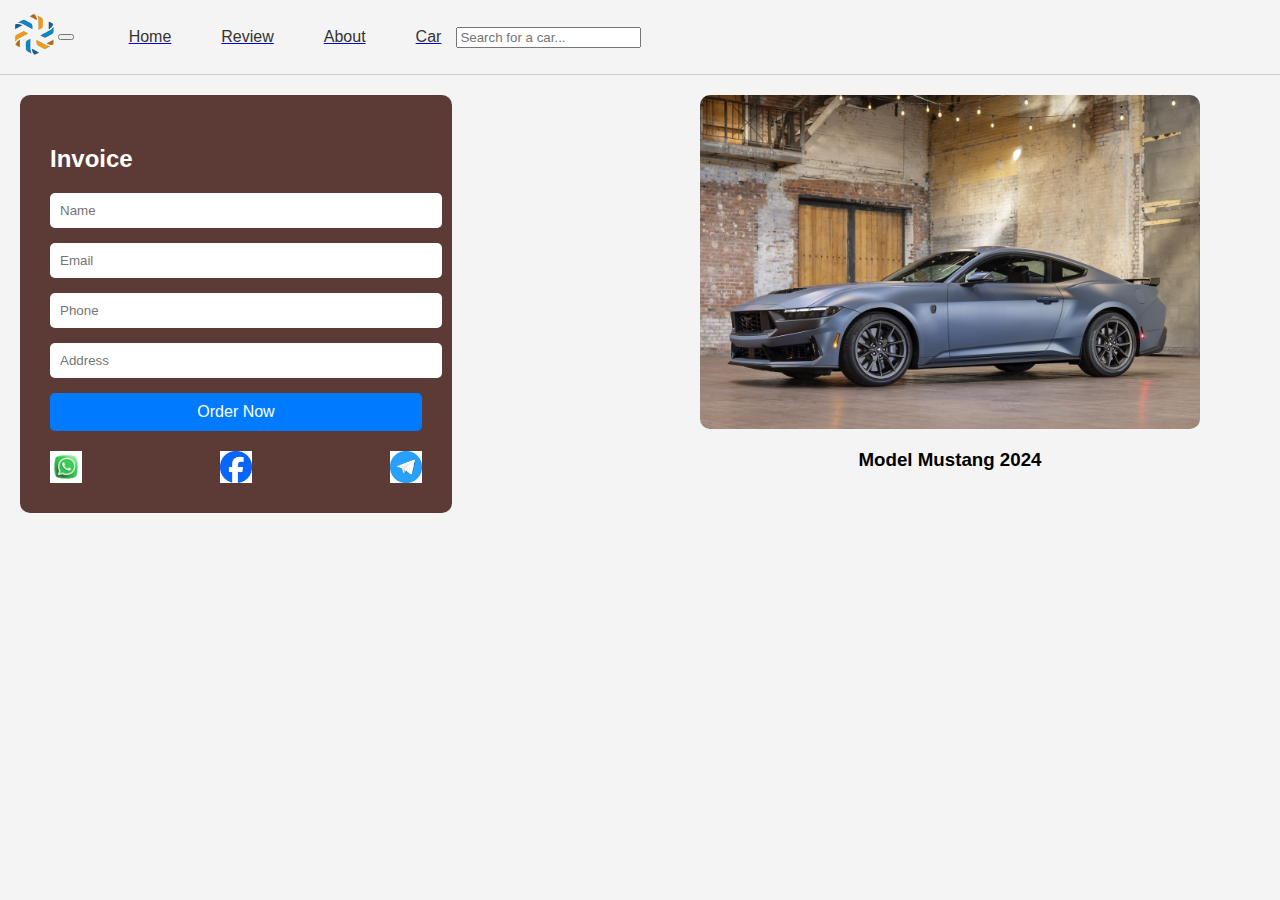
<file: PROJECTPARTICUM_1/buy.html>
<!DOCTYPE html>
<html lang="en">
<head>
    <meta charset="UTF-8">
    <meta name="viewport" content="width=device-width, initial-scale=1.0">
    <title>img Car Shop</title>
    <style>
        body {
      font-family: Arial, sans-serif;
      margin: 0;
      padding: 0;
      box-sizing: border-box;
      background-color: #f4f4f4;
    }
    
    .navbar {
      background-color: #f4f4f4; /* Same color as the body background */
      color: #333;
      padding: 10px;
      display: flex;
      justify-content: space-between;
      align-items: center;
      border-bottom: 1px solid #ccc; /* Optional: Adds a subtle divider */
    }
    
    .nav-bar-container {
      display: flex;
      align-items: center;
      width: 100%;
    }
    
    .img-logo img {
      height: 50px;
    }
    
    .list-nav {
      list-style: none;
      display: flex;
      gap: 20px;
      margin: 0;
    }
    
    .nav-link {
      color: #333;
      text-decoration: none;
      cursor: pointer;
      padding: 10px 15px;
      transition: background 0.3s;
    }
    
    .nav-link:hover {
      background-color: #ddd;
    }
    
    .icon-container {
      display: flex;
      gap: 15px;
    }
    
    .icon-container i {
      color: #333;
      font-size: 1.2em;
      cursor: pointer;
    }
        body {
            font-family: Arial, sans-serif;
            margin: 0;
            padding: 0;
            background-color: #f4f4f4;
        }
        
        .container {
            display: flex;
            justify-content: space-between;
            padding: 20px;
        }

        .invoice {
            background-color: #5c3a35;
            padding: 30px;
            border-radius: 10px;
            color: white;
            width: 30%;
        }

        .invoice h2 {
            margin-bottom: 20px;
        }

        .invoice input[type="text"] {
            width: 100%;
            padding: 10px;
            margin-bottom: 15px;
            border: none;
            border-radius: 5px;
        }

        .invoice button {
            background-color: #007bff;
            color: white;
            padding: 10px;
            border: none;
            border-radius: 5px;
            width: 100%;
            font-size: 16px;
        }

        .invoice .social-share {
            display: flex;
            justify-content: space-between;
            margin-top: 20px;
        }

        .invoice .social-share img {
            width: 32px;
            height: 32px;
        }

        .car-image {
            width: 50%;
            display: flex;
            flex-direction: column;
            align-items: center;
        }

        .car-image img {
            width: 100%;
            max-width: 500px;
            border-radius: 10px;
        }

        .car-image h3 {
            margin-top: 20px;
        }
    </style>
</head>
<body>
    <nav class="navbar">
        <div class="nav-bar-container">
          <div class="img-logo">
            <img src="asset/image/photo_2024-09-06_14-17-58-removebg-preview.png" alt="Logo" />
          </div>
          <button class="toggler">
            <i class="fa-solid fa-bars"></i>
          </button>
       
          <ul class="list-nav">
            <a href="index.html"><li class="nav-link">Home</li></a>
            <a href="demo_car.html"><li class="nav-link">Review</li></a>
            <a href="About.htm"><li class="nav-link">About</li></a>
            <a href="cart.html"><li class="nav-link">Car</li></a>
          </ul>
          <input type="text" id="search-input" placeholder="Search for a car..." onkeyup="searchCars()" />
          <ul id="search-results"></ul>
          
          <div class="icon-container">
            <i class="fa-solid fa-magnifying-glass"></i>
            <i class="fa-solid fa-globe"></i>
            <i class="fa-solid fa-circle-user"></i>
          </div>
              </div>
      </nav>

    <div class="container">
        <div class="invoice">
            <h2>Invoice</h2>
            <input type="text" placeholder="Name">
            <input type="text" placeholder="Email">
            <input type="text" placeholder="Phone">
            <input type="text" placeholder="Address">
            <button>Order Now</button>
            <div class="social-share">
                <img src="img/whatsapp.png" alt="Whatsap">
                <img src="img/facebook.png" alt="Facebook">
                <img src="img/telegram.png" alt="Telegram">
            </div>
        </div>

        <div class="car-image">
            <img src="img/Car.png" alt="Model Mustang 2024">
            <h3>Model Mustang 2024</h3>
        </div>
    </div>
    <script>
        document.addEventListener("DOMContentLoaded", function() {
    const carData = JSON.parse(localStorage.getItem('selectedCar'));
    if (carData) {
        document.querySelector('.car-image img').src = carData.image;
        document.querySelector('.car-image h3').textContent = carData.name;
    }
});

    </script>
</body>
</html>
</file>
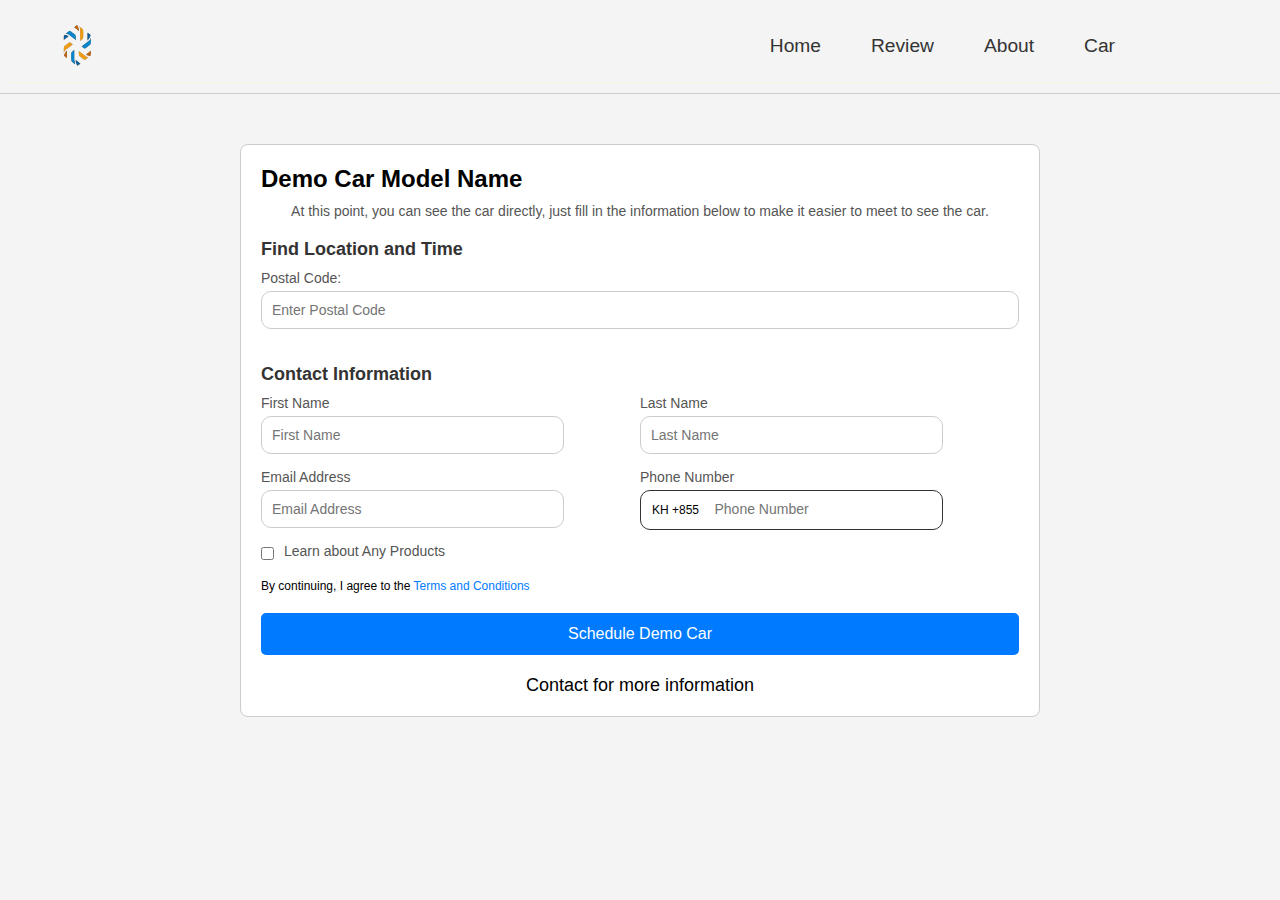
<file: PROJECTPARTICUM_1/demo_car.html>
<!DOCTYPE html>
<html lang="en">
<head>
    <meta charset="UTF-8">
    <meta name="viewport" content="width=device-width, initial-scale=1.0">
    <title>Demo Car Form</title><link
    rel="stylesheet"
    href="https://cdnjs.cloudflare.com/ajax/libs/font-awesome/6.5.2/css/all.min.css"
    integrity="sha512-SnH5WK+bZxgPHs44uWIX+LLJAJ9/2PkPKZ5QiAj6Ta86w+fsb2TkcmfRyVX3pBnMFcV7oQPJkl9QevSCWr3W6A=="
    crossorigin="anonymous"
    referrerpolicy="no-referrer"
  />
  <link rel="stylesheet" href="asset/css/styleCart.css" />
    <link rel="stylesheet" href="style.css">
    <style>
        body {
      font-family: Arial, sans-serif;
      margin: 0;
      padding: 0;
      box-sizing: border-box;
      background-color: #f4f4f4;
    }
    
    .navbar {
      background-color: #f4f4f4; /* Same color as the body background */
      color: #333;
      padding: 10px;
      display: flex;
      justify-content: space-between;
      align-items: center;
      border-bottom: 1px solid #ccc; /* Optional: Adds a subtle divider */
    }
    
    .nav-bar-container {
      display: flex;
      align-items: center;
      width: 100%;
    }
    
    .img-logo img {
      height: 50px;
    }
    
    .list-nav {
      list-style: none;
      display: flex;
      gap: 20px;
      margin: 0;
    }
    
    .nav-link {
      color: #333;
      text-decoration: none;
      cursor: pointer;
      padding: 10px 15px;
      transition: background 0.3s;
    }
    
    .nav-link:hover {
      background-color: #ddd;
    }
    
    .icon-container {
      display: flex;
      gap: 15px;
    }
    
    .icon-container i {
      color: #333;
      font-size: 1.2em;
      cursor: pointer;
    }
    </style>
</head>
<body>
    <nav class="navbar">
        <div class="nav-bar-container">
          <div class="img-logo">
            <img src="asset/image/photo_2024-09-06_14-17-58-removebg-preview.png" alt="Logo" />
          </div>
          <button class="toggler">
            <i class="fa-solid fa-bars"></i>
          </button>
          <ul class="list-nav">
            <a href="index.html"><li class="nav-link">Home</li></a>
            <a href="demo_car.html"><li class="nav-link">Review</li></a>
            <a href="About.htm"><li class="nav-link">About</li></a>
            <a href="cart.html"><li class="nav-link">Car</li></a>
        
          </ul>
        
          <div class="icon-container">
            <i class="fa-solid fa-magnifying-glass"></i>
            <i class="fa-solid fa-globe"></i>
            <i class="fa-solid fa-circle-user"></i>
          </div>
        </div>
      </nav>
    <div class="container">
        <h1>Demo Car Model Name</h1>
        <p class="subtext">At this point, you can see the car directly, just fill in the information below to make it easier to meet to see the car.</p>

        <div class="form-section">
            <h2>Find Location and Time</h2>
            <label for="postal-code">Postal Code:</label>
            <input type="text" id="postal-code" placeholder="Enter Postal Code">
        </div>

        <div class="form-section">
            <h2>Contact Information</h2>
            <div class="form-group">
                <div class="col">
                    <label for="first-name">First Name</label>
                    <input type="text" id="first-name" placeholder="First Name">
                </div>
                <div class="col">
                    <label for="last-name" class="name-take">Last Name</label>
                    <input type="text" id="last-name" placeholder="Last Name">
                </div>

            </div>
            <div class="form-group">
                <div class="col">
                    <label for="email">Email Address</label>
                    <input type="email" id="email" placeholder="Email Address">
                </div>
                <div class="col">
                    <label for="phone-number">Phone Number</label>
                    <div id="input-num">
                        <span class="country-code">KH +855</span>
                        <input type="tel" id="phone-number" placeholder="Phone Number"  >
                    </div>
                </div>
            </div>

            <div class="checkbox-section">
                <input type="checkbox" id="learn-any">
                <label for="learn-any">Learn about Any Products</label>
            </div>

            <p class="terms">By continuing, I agree to the <a href="#">Terms and Conditions</a></p>
        </div>

        <button type="submit" class="btn">Schedule Demo Car</button>
        
        <div class="text">
            <p>Contact for more information</p>
        </div>
    </div>
</body>
</html>
</file>
<file: PROJECTPARTICUM_1/asset/css/style.css>
@import url('https://fonts.googleapis.com/css2?family=Poppins:ital,wght@0,100;0,200;0,300;0,400;0,500;0,600;0,700;0,800;0,900;1,100;1,200;1,300;1,400;1,500;1,600;1,700;1,800;1,900&family=Source+Code+Pro:ital,wght@0,200..900;1,200..900&display=swap');
*{
 padding: 0;
 margin: 0;
 box-sizing: border-box;
 zoom: none;
}
/* ===================== make navbar ===========================*/
.navbar{
    width: 100%;
    padding: 10px 12px 0 10px;
    font-family: "Poppins", sans-serif;
    align-items: center;
    z-index: 999;
    position: absolute;
    top: 0;
}
.loGo{
    font-weight: bold;
}
.navbar .loGo img{
    width: 40px;
    height: 40px;
}
.navbar .list_nav ul{
    display: flex;
    margin-top: 10px;
    margin-left: 500px;
}
.navbar .list_nav ul li{
    list-style: none;
    padding: 10px;
    margin: 0 10px 0 10px;
    position: relative;
}
.navbar .list_nav ul li::before{
    content: '';
    background-color: black;
    transition: 0.3;
    object-fit: cover;
     height: 2px;
     position: absolute;
     bottom: 0;
     overflow: hidden;
     opacity: 0;
}
.navbar .list_nav ul li:hover:before{
    opacity: 1;
    width: 100%;
}


.navbar .list_nav ul li a{
    text-decoration: none;
    color: black;
    cursor: pointer;
    font-weight: 2px;
}
.icon svg{
    margin: 10px ;
}
.contain{
    width: 100%;
    height: 100vh;
    background: none;
    top: 0;
    position: relative;
}
.contain img{
    width: 100%;
    height: 100vh;
    object-fit: cover;
}
.contain-2{
    width: 100%;
    height: 100vh;
    background-color: white;
    position: relative;
}
.contain .btn-list button{
    text-align: center;
    border-radius: 5px;
    position: relative;
    font-size: 15px;
    font-family: "Poppins", sans-serif;
    font-weight: bold;
    border: none;
    font-size: 15px;
    
}

.btn-list{
    padding: 0 20px 0 20px;
    left: 550px;
    bottom: 40px;
    display: flex;
    justify-content: space-between;
    align-items: center;
    width: 400px;
    height: 80px;
    position: absolute;
    /* background-color: blue; */
    z-index: 999;
}
.btn-list .btn-vmore{
    background-color: blue;
    padding: 12px 20px 12px 20px;
    color: white;
    box-shadow: rgba(0, 0, 0, 0.35) 0px 5px 15px;
}
.btn-list .btn-Demo{
    padding-left: 50px;
    background-color: white;
    padding: 12px 25px 12px 25px;
    color: black; 
    box-shadow: rgba(0, 0, 0, 0.35) 0px 5px 15px;
}
.icon-type{
    position: absolute;
    display: flex;
    justify-content: end;
    align-items: center;
    top:40px;
    right: 30px;
    width: 400px;
    height: 200px;
    
}
.icon-type h3{
    top: 68px;
    left: 17px;
    position: absolute;
}
.icon-type .line{
    width: 75%;
    height: 5px;
    background-color: black;
}
.box-text{
    position: absolute;
    left: 50px;
    top: 110px;
    font-weight: bold;
    font-size: 320px;
}
.text-de{
    width: 370px;
}
.text-de p{
    font-size: 15px
}
.contain-2{
    width: 100%;
    height: 150vh;
}
.contain-2 .typcar-logo{
    background-color: #D9D9D9;
    display: flex;
    width: 100%;
    height: 100px;
}
.type-bmw{
    display:flex;
    flex-direction: column;
    width: 10%;
    height: 100%;
    margin-top: 10px;
    margin-left: 10px;
    /* background-color: greenyellow; */
}
.type-bmw p{
    width: 100px;
    text-align: center;
    padding-top:10px ;
    font-size: 15px;
}
.card-menu{
    width: 100%;
    height: 85vh;
    display: flex;
    flex-direction: column;
}
.type-menu{
    width: 100%;
    height: 120px;
    display: flex;
    flex-direction: column;
    justify-content: start;
}
.type-menu p{
    margin: 10px 0 0 99px;
    font-size: 30px;
    font-weight: bold;
}
.line2{
    width: 90%;
    height: 4px;
    margin-left: 100px;
    background-color: black;
}
.small_model{
    font-weight: bold;
    font-family: "Poppins", sans-serif;
    margin-left:66px ;
}
.small_model ul{
    display: flex;
    list-style: none;
}
.small_model ul li{
    padding: 1px 22px 10px 0 ;
    
}
.small_model ul li a{
    text-decoration: none;
    color: black;
    font-size: 20px;
}

.card-body {
    text-align: center;
}
/* =================footer ========================== */

.footer {
    position: absolute;
    left: 0;
    bottom: 0;
    width: 100%;
    background-color: #635f5f6d;
    height: 100vh;
    color: whitesmoke;
    

}

.footer-top {
    padding: 70px 0;
    display: flex;
    justify-content: space-between;
    align-items: center;
    height: 350px;
    color: aliceblue;
}
h3{
    margin-bottom: 30px;
    text-align: start;
}


.footer-top section {
    flex: 1;
    padding: 20px;
    text-align: center;
    line-height: 1.5;
}

.footer1 {
    /* background-color: blueviolet; */
    font-weight: bold;
    width: 100%;
    height: 100%;
    text-align: center;
    
}
.footer-row{
    display: flex;
    justify-content: start;
    line-height: 30px;
    gap: 10px;
   
}

.footer2 {
    width: 100%;
    height: 100%;
    position: relative;
    padding-left: 10px;
}
.footer2::before {
    content: "";
    position: absolute;

    left: 0;
    top: 0;
    width: 2px;
    height: 270px;
    background-color: black;
}



.footer3 {
    /* background-color: blanchedalmond; */
    width: 100%;
    height: 100%;
}

.footer-bottom {
    width: 100%;
    height: 50px;
    background-color: black;
    text-align: center;
    color: white;
    position: absolute;
    left: 0;
    bottom: 0;
    display: flex;
    justify-content: center;
    align-items: center;
}

.footer-bottom .row2 {
    display: flex;
    align-items: center; 
    margin-right: 10px; 
}

.footer-bottom img {
    width: 40px;
    height: 40px;
}

.footer-bottom p {
    margin: 0; 
}
.bottom-f{
    position: relative;
    width: 100%;
    height: 100vh;
}
.footer-menu{
width: 100%;
height: 100%;
}
</file>
<file: PROJECTPARTICUM_1/asset/css/styleCart.css>
:root {
  --clr-primary: rgb(105, 31, 31);
}

* {
  margin: 0;
  padding: 0;
  box-sizing: border-box;
  font-family: Arial, Helvetica, sans-serif;
}

.nav-bar-container {
  display: flex;
  justify-content: space-between;
  align-items: center;
  flex-wrap: wrap;
  background-color: transparent;
  padding: 10px 10px;
}
.navbar{
  /* position: sticky; */
  top: 0;
  z-index: 1;
  
}

.img-logo {
  width: 40px;
}

.img-logo > img {
  width: 100%;
}

.toggler {
  background-color: transparent;
  color: var(--clr-primary);
  font-size: 1.7rem;
  border: none;
  outline: none;
  cursor: pointer;
}

li {
  list-style: none;
}

.list-nav {
  display: flex;
  flex-direction: column;
  gap: 10px;
  margin-top: 10px;
  width: 100%;
}
.list-nav a{
  text-decoration: none;
  color: #000000;
}

.nav-link {
  font-size: 1.2rem;
  border-bottom: 0.5px solid black;
}

.icon-container {
  display: flex;
  gap: 20px;
}
/* Car */
.class-img {
  padding: 3rem 3rem 0 3rem;
}

.img-container {
  display: block;
  margin-left: auto;
  margin-right: auto;
  width: 370px;
}

.img-container > img {
  width: 100%;
}

.del {
  display: none;
  justify-content: space-between;
}

.del > p {
  font-size: 1.3rem;
  font-weight: 900;
}
.right-column {
  display: flex;
  flex-direction: column;
}
.checker-detail {
  display: flex;
  flex-direction: column;
  justify-content: center;
  align-items: center;
  margin-top: 30px;
}
.product-row > .model {
  font-size: 2rem;
}
.price span{
  /* font-size: 1rem; */
  color: black;
  font-size: 30px;
}
.key{
  font-size: 2rem;
}
/* .checker-detail::before{
    content: "";
    margin: 0 10px 0 10px;
    border-top:3px solid black;
} */
.checker-detail > p {
  font-size: 1rem;
  font-weight: 900;
  margin-left: 60px;
}
.checker-detail > p > span {
  color: gray;
}
.color-detl > ul {
  border-radius: 50px;
  width: 50px;
  height: 50px;
}
.color-detl > ul > li {
  background-color: aqua;
}

/* Product Row */
.product-row {
  display: flex;
  align-items: center;
  margin-bottom: 10px; /* Space between rows */
}

/* Style for the bold black labels (Model: and Price:) */
.product-row span {
  font-size: 16px; /* Adjust size as needed */
  font-weight: bold;
  color: #43484d; /* Black color */
  margin-right: 10px; /* Space between the label and value */
}

/* Style for the grey values (BMW X5 and $84,675) */
.model,
.price {
  font-size: 16px; /* Adjust size as needed */
  font-weight: 300; /* Lighter font weight */
  color: #86939e; /* Grey color */
}

/* Left Column */
.left-column img {
  width: 65%;
  position: relative;
  /* border-right: 1px solid #E1E8EE;  */
  padding-right: 15px; /* Space between content and border */
}

/* .left-column img.active {
    opacity: 1;
  } */
/* Product Description */
/* .product-description{
    padding-left: 20px;
  } */

.product-description span {
  font-size: 12px;
  color: #0c0c0c;
  letter-spacing: 1px;
  text-transform: uppercase;
  text-decoration: none;
}
.product-description h1 {
  font-weight: 300;
  font-size: 52px;
  color: #43484d;
  letter-spacing: -2px;
}
.product-description p {
  font-size: 16px;
  font-weight: 300;
  color: #86939e;
  line-height: 24px;
}
/* Product Color */
/* .product-configuration{
    padding-left: 20px;
  } */
.product-color {
  margin-bottom: 30px;
}

.color-choose {
  display: flex;
}

.color-choose input[type="radio"] {
  display: none;
}

.color-choose input[type="radio"] + label span {
  display: inline-block;
  width: 60px;
  height: 60px;
  margin: -1px 10px 0 0;
  vertical-align: middle;
  cursor: pointer;
  border-radius: 50%;
  border: 2px solid #ffffff;
  box-shadow: 0 1px 3px 0 rgba(0, 0, 0, 0.33);
}

.color-choose input[type="radio"]#red + label span {
  background-color: #c91524;
}
.color-choose input[type="radio"]#blue + label span {
  background-color: #314780;
}
.color-choose input[type="radio"]#black + label span {
  background-color: #323232;
}

.color-choose input[type="radio"]#purple + label span {
  background-color: hwb(288 3% 67%);
}

/* .color-choose input[type="radio"]:checked + label span {
    background-image: url(images/check-icn.svg);
    background-repeat: no-repeat;
    background-position: center;
  } */
/* Cable Configuration */
.cable-choose {
  display: flex;
}

.btn {
  /* border-radius: 6px; */
  width: 150px;
  padding: 13px 20px;
  font-size: 14px;
  color: #5e6977;
  background-color: #fff;
  cursor: pointer;
  transition: all 0.5s;
  margin-right: 15px;
}

/* On hover, change the button background to black and text to white */
.cable-choose button:hover {
  background-color: #000000; /* Black background */
  color: #ffffff; /* White text */
  border-color: #000000; /* Optional: Change border to match background */
}

.btn {
  font-family: "Istok Web", sans-serif;
  border: 3px solid #000000;
  color: #000000;
  background-color: #fff;
  cursor: pointer;
  transition: all 0.5s;
}

.cable-choose button:hover,
.cable-choose button:active,
.cable-choose button:focus {
  border: 2px solid #86939e;
  outline: none;
}
.class-muex {
  padding: 20px;
}
.boxUnderCar {
  margin-top: 80px;
  border: none;
  /* Center vertically */ /* Add spacing between spans */
  background-color: #d9d9d9;
  padding: 20px;
}


.heading-class {
  display: flex;
  justify-content: center;
  align-items: center;
  margin-bottom: 10px;
}
.class-icon {
  display: flex;
  flex-direction: row;
  justify-content: center;
  align-items: center;
  gap: 10px;
}
.boxUnderCar span {
  color: #474444;
  font-family: 'Istok Web', sans-serif;
  font-size: 38px;
  white-space: nowrap;          /* Prevent spans from wrapping */
  position: relative;
  text-shadow: 1px 1px 2px black;
}

.firstBox {
  text-shadow: 1px 1px 2px black;
  font-size: 38px;
  width: 313px;                  /* Set the width to 190px */
  height: 180%;                  /* Match the height of the parent (boxUnderCar) */
  border-right: 4.5px solid #FFFFFF;     /* Add a border around the box */
  display: flex;                 /* Use flexbox to align content */
  align-items: center;           /* Center vertically */
  justify-content: center;       /* Center horizontally */
  padding: 10px;                 /* Optional: Add padding inside the box */
}



.button-container {
  display: flex;
  flex-direction: column; /* Stack icon on top of the button */
  align-items: center; /* Center align items */
  margin-bottom: 20px; /* Add spacing between each container */
}

.button-container i {
  font-size: 24px; /* Adjust icon size */
  color: #5e6977; /* Match icon color with button */
  margin-bottom: 10px; /* Space between icon and button */
}

.testDrive {
  font-family: "Istok Web", sans-serif;
  /* text-shadow: 1px 1px 2px black; */
  border: 2px solid #e1e8ee;
  /* border-radius: 6px; */
  padding: 13px 20px;
  font-size: 10px;
  color: #2d2c3e;
  background-color: #fff;
  cursor: pointer;
  transition: all 0.5s;
}

/* On hover, change the button background to black and text to white */
.testDrive:hover {
  background-color: #2d2c3e; /* Black background */
  color: #ffffff; /* White text */
  border-color: #2d2c3e; /* Optional: Change border to match background */
}
.product-name {
  display: flex;
  flex-direction: column;
  align-items: center;
  margin-bottom: 10px; /* Space between rows */
  padding: 26px;
}

.product-name span {
  font-size: 28px; /* Adjust size as needed */
  font-weight: bold;
  color: #6a6363; /* Text color */
  margin-right: 10px; /* Space between the label and value */
  position: relative; /* Required for the pseudo-element positioning */
}

.product-name .model::after {
  content: ""; /* Creates an empty pseudo-element */
  display: block;
  position: absolute;
  bottom: -5px; /* Adjust the distance from the text */
  left: 0;
  width: 100%;
  height: 2px; /* Thickness of the underline */
  background-color: #6a6363; /* Color of the underline */
}

.product-name .key {
  text-decoration: none;
  color: #000000;
}
.description {
  display: flex;
  flex-direction: column; /* Arrange items in a row */
  justify-content: space-between; /* Space between the image-description blocks */
  gap: 20px;
  padding: 2rem; /* Add space between blocks */
  /* margin-left: 20px; */
}

.description1 {
  display: flex;
  flex-direction: column; /* Stack the image and description vertically */
  /* align-items: center;               Center images horizontally */
  /* Ensure each block takes up 1/3 of the row */
  padding: 10px; /* Add padding around the entire block */
  box-sizing: border-box;
  /* Ensure padding is inside the element */
}
.img-class {
  width: 350px;
}
.img-class > img {
  width: 100%; /* Ensure the image takes up full width of its container */
  height: auto;
}
.p-class {
  width: 350px;
}

.description h3,
.description p {
  text-align: left; /* Align text to the left */
  margin: 0; /* Remove default margins */
  padding: 5px 0; /* Add padding for spacing */
}

.description h3 {
  font-size: 18px; /* Increase heading size */
  color: #43484d; /* Darker color for heading */
}

.description p {
  font-size: 14px; /* Font size for the paragraph */
  color: #5e6977; /* Set description text color */
}

.above-footer {
  margin-top: 50px;
  border: none;
  display: flex;
  flex-direction: column;
  background-color: #171717;
  color: #fff;
}

.new-box {
  width: 320px; /* Keep the width for the text box */
  height: 100%; /* Full height of the parent container */
  display: flex;
  flex-direction: column;
  padding: 30px 40px 0;
}

.new-box h3,
.new-box h5 {
  margin-bottom: 20px;
}

.new-box button {
  border: 2px solid #e1e8ee;
  padding: 13px 20px;
  font-size: 14px;
  color: #ffffff;
  background-color: black;
  cursor: pointer;
  transition: all 0.5s;
  width: 190px;
}

.new-box button:hover {
  background-color: #ffffff;
  color: #000000;
  border-color: black;
}
.class-footer-img {
  display: flex;
  padding: 0 40px 0 40px;
  gap: 10px;
  margin-top: 30px;
  margin-bottom: 30px;

}
.div-img-footer {
  display: flex;
  gap: 20px;
  width: 90px;
}
/* Style for the images */
.div-img-footer > img {
  width: 100%; /* Each image takes 15% of the container width */
  height: auto; /* Maintain aspect ratio */
  object-fit: cover; /* Ensure images fit nicely inside their container */
  /* margin-right: -3px;             Space between images */
}

/* Remove border styling if there was any applied elsewhere */
/* .above-footer img:not(:last-child) {
  margin-right: 20px;
} */

@media screen and (min-width: 700px) {
  .nav-bar-container {
    flex-wrap: nowrap;
    padding: 10px 50px;
    border-bottom: 1px solid beige;
    gap: 50px;
  }
  .img-logo {
    display: flex;
  }
  .list-nav {
    flex-direction: row;
    justify-content: flex-end;
    padding: 5px 10px;
    gap: 40px;
  }

  .nav-link {
    border-bottom: none;
    margin-top: 0;
  }

  .nav-link:hover {
    border-bottom: 0.5px solid var(--clr-primary);
    background-color: aliceblue;
  }

  .toggler {
    display: none;
  }
  .img-car-container {
    display: flex;
    flex-direction: row;
    justify-content: space-evenly;
  }
  .img-container {
    width: 500px;
  }
  .del {
    display: flex;
    justify-content: space-between;
  }
  .checker-detail {
    content: "";
    border-left: 4px solid black;
    height: 300px;
    margin-right: 40px;
  }
  .right-column {
    margin-left: 40px;
  }

  .img-container > img {
    width: 100%;
  }
  .color-choose input[type="radio"] + label span {
    display: inline-block;
    width: 40px;
    height: 40px;
    margin: -1px 4px 0 0;
  }
  .product-row > .model {
    font-size: 1.5rem;
  }
  .product-row > .price {
    font-size: 0.6rem;
    color: gray;
  }
  .btn {
    width: 100px;
    font-size: 10px;
  }
  .del > p:nth-child(1) {
    border-right: 3px solid black;
    height: 70px;
    padding-right: 70px;
  }
  .del > p:nth-child(2) {
    border-right: 3px solid black;
    height: 70px;
    padding-right: 70px;
  }
  .boxUnderCar {
    display: flex;
    gap: 10rem;
  }
  .heading-class {
    margin-top: 25px;
    justify-content: flex-start;
  }
  .class-icon {
    gap: 50px;
  }
  .testDrive {
    font-size: 14px;
  }
  .product-name {
    flex-direction: row;
  }
  .description {
    flex-direction: row;
  }
  .img-class {
    width: 350px;
  }
  .above-footer {
    flex-direction: row;
    justify-content: flex-start;
  }
  .class-footer-img{
    gap: 30px;
    padding: 20px;
  }
  .div-img-footer {
    width: 200px;
    height: 250px;
  }
  .div-img-footer > img {
    /* Each image takes 15% of the container width */
    height: 100%; /* Maintain aspect ratio */
    object-fit: cover; /* Ensure images fit nicely inside their container */
    /* margin-right: -3px;             Space between images */
  }
  /* Style for the images */
}
</file>
<file: PROJECTPARTICUM_1/style.css>
* {
    margin: 0;
    padding: 0;
    box-sizing: border-box;
  }
  
  body {
    font-family: Arial, sans-serif;
    background-color: #f5f5f5;
  }
  
  .container {
    width: 80%;
    max-width: 800px; /* Added max-width for better control on larger screens */
    margin: 50px auto;
    background-color: white;
    padding: 20px;
    border: 1px solid #ccc;
    border-radius: 8px;
  }
  
  h1 {
    text-align: left; /* Keeping it left-aligned as in your design */
    font-size: 24px;
    margin-bottom: 10px; /* Added margin for better spacing */
  }
  
  .subtext {
    text-align: center;
    font-size: 14px;
    margin-bottom: 20px;
    color: #555; /* Slight color adjustment for readability */
  }
  
  .form-section {
    margin-bottom: 20px;
  }
  
  .form-section h2 {
    font-size: 18px;
    margin-bottom: 10px;
    color: #333;
  }
  
  label {
    font-size: 14px;
    display: block;
    margin-bottom: 5px;
    color: #555; /* Label text color for better visibility */
  }
  
  input[type="text"], input[type="email"], input[type="tel"] {
    width: 100%;
    padding: 10px;
    margin-bottom: 15px;
    border: 1px solid #ccc;
    border-radius: 10px;
    font-size: 14px;
    color: #333;
  }
  
  .form-group {
    display: flex;
   
     /* Added gap for space between the inputs */
  }
  .form-group .col{
    width: 50%;
    justify-self: start;
  }
  .form-group  input {
    width: 80%;
  }
  .form-group .col > #input-num{
    width: 80%;
    height: 40px;
    border: 0.5px solid #333;
    padding-left:10px ;
    border-radius:10px ;
  }
  .form-group .col .country-code{
    font-size: 12px;
    padding: 1px;
    border-right: 2 px solid black
  }
  #phone-number{
    border: none;
    outline: none;
    width: 75%;
  }
  .checkbox-section {
    display: flex;
    align-items: center;
    margin-bottom: 15px; /* Added margin for better spacing */
  }
  
  .checkbox-section input {
    margin-right: 10px;
  }
  
  .terms {
    font-size: 12px;
    margin-bottom: 15px; /* Added margin for separation from button */
  }
  
  .terms a {
    text-decoration: none;
    color: #007BFF;
  }
  
  .btn {
    width: 100%;
    padding: 12px;
    background-color: #007BFF;
    color: white;
    border: none;
    border-radius: 5px; /* Made it slightly more rounded */
    cursor: pointer;
    font-size: 16px;
    transition: background-color 0.3s ease; /* Smooth transition on hover */
  }
  
  .btn:hover {
    background-color: #0f7bee;
  }
  
  div.text {
    font-family: Cambria, Cochin, Georgia, Times, 'Times New Roman', serif;
    text-align: center;
    font-size: 18px;
    margin-top: 20px; /* Added margin for spacing */
  }
</file>
